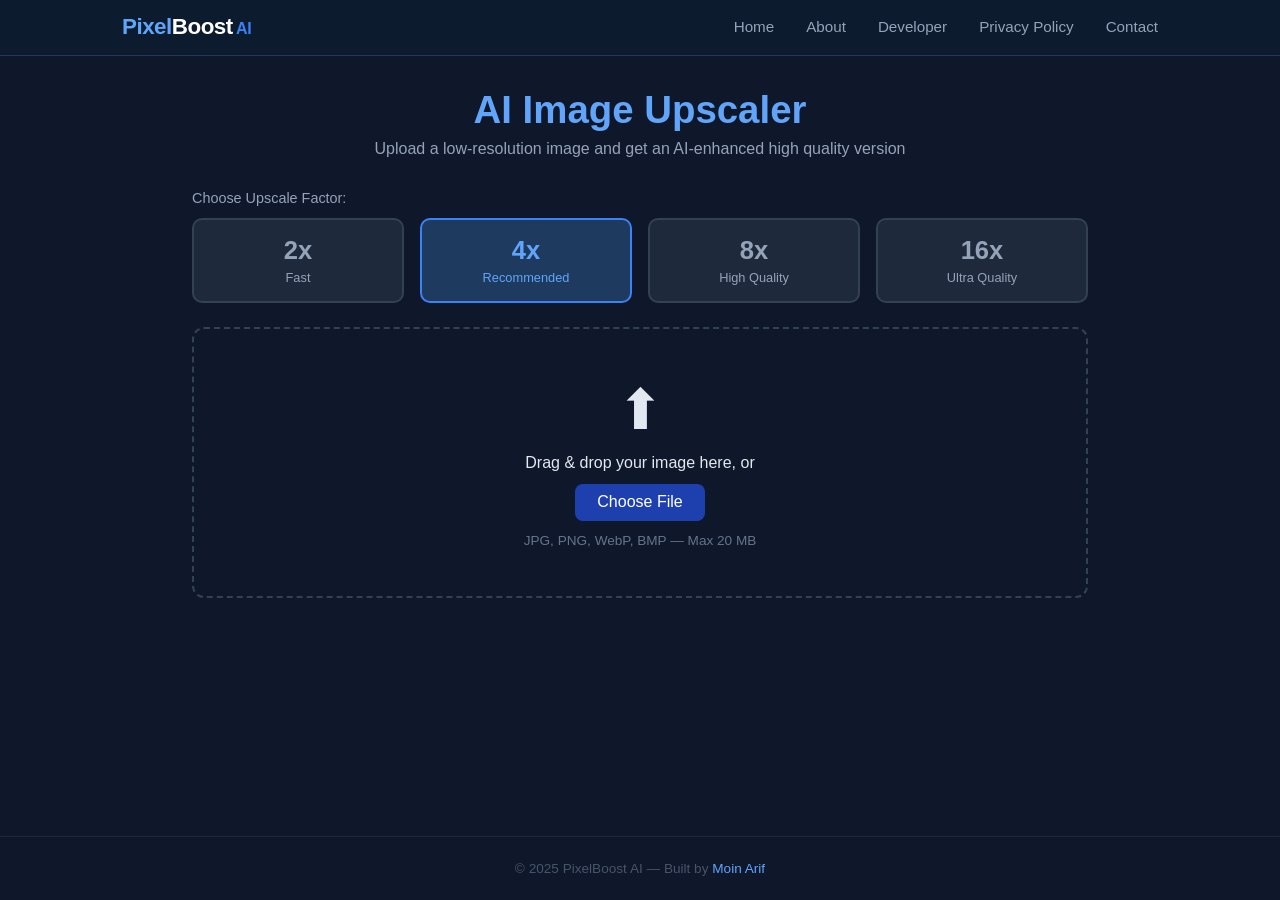
<file: templates/index.html>
<!DOCTYPE html>
<html lang="en">

<head>
  <meta charset="UTF-8">
  <meta name="viewport" content="width=device-width, initial-scale=1.0">
  <title>PixelBoost AI — AI Image Upscaler</title>
  <title>PixelBoost AI — AI Image Upscaler</title>
  <link rel="icon"
    href="data:image/svg+xml,<svg xmlns='http://www.w3.org/2000/svg' viewBox='0 0 100 100'><text y='.9em' font-size='90'>⚡</text></svg>">
  <link rel="stylesheet" href="/static/style.css">
</head>

<body>

  <!-- Navbar -->
  <nav class="navbar">
    <div class="nav-container">
      <a href="/" class="nav-logo">
        <span class="logo-pixel">Pixel</span><span class="logo-boost">Boost</span><span class="logo-ai"> AI</span>
      </a>
      <button class="nav-toggle" id="navToggle">&#9776;</button>
      <ul class="nav-links" id="navLinks">
        <li><a href="/" class="nav-link active">Home</a></li>
        <li><a href="/about" class="nav-link">About</a></li>
        <li><a href="/developer" class="nav-link">Developer</a></li>
        <li><a href="/privacy" class="nav-link">Privacy Policy</a></li>
        <li><a href="/contact" class="nav-link">Contact</a></li>
      </ul>
    </div>
  </nav>

  <div class="container">
    <header>
      <h1>AI Image Upscaler</h1>
      <p>Upload a low-resolution image and get an AI-enhanced high quality version</p>
    </header>

    <!-- Scale Selector -->
    <div class="scale-selector">
      <p class="scale-label">Choose Upscale Factor:</p>
      <div class="scale-btns">
        <button class="scale-btn" id="btn2x" data-scale="2x">
          2x <span>Fast</span>
        </button>
        <button class="scale-btn active" id="btn4x" data-scale="4x">
          4x <span>Recommended</span>
        </button>
        <button class="scale-btn" id="btn8x" data-scale="8x">
          8x <span>High Quality</span>
        </button>
        <button class="scale-btn" id="btn16x" data-scale="16x">
          16x <span>Ultra Quality</span>
        </button>
      </div>
    </div>

    <!-- Upload Area -->
    <div class="upload-box" id="dropZone">
      <div class="upload-icon">⬆</div>
      <p>Drag & drop your image here, or</p>
      <label class="btn-upload">
        Choose File
        <input type="file" id="fileInput" accept="image/*" hidden>
      </label>
      <p class="hint">JPG, PNG, WebP, BMP — Max 20 MB</p>
    </div>

    <!-- Preview -->
    <div class="preview-section" id="previewSection" style="display:none">
      <div class="preview-panel">
        <h3>Original Image</h3>
        <img id="previewOriginal" alt="Original">
        <p class="img-info" id="originalInfo"></p>
      </div>
      <div class="preview-panel">
        <h3 id="outputTitle">Upscaled Image</h3>
        <div id="outputPlaceholder">
          <div class="spinner" id="spinner" style="display:none"></div>
          <p id="outputStatus">Click Upscale to process your image.</p>
        </div>
        <img id="previewOutput" alt="Upscaled" style="display:none">
        <p class="img-info" id="outputInfo"></p>
      </div>
    </div>

    <!-- Buttons -->
    <div class="actions" id="actions" style="display:none">
      <button class="btn-primary" id="upscaleBtn">Upscale Image</button>
      <a class="btn-secondary" id="downloadBtn" style="display:none">Download (JPG)</a>
    </div>

    <div class="status-bar" id="statusBar"></div>
  </div>

  <!-- Footer -->
  <footer class="footer">
    <p>© 2025 PixelBoost AI — Built by <a href="/developer">Moin Arif</a></p>
  </footer>

  <script src="/static/script.js"></script>
  <script src="/static/nav.js"></script>
</body>

</html>
</file>
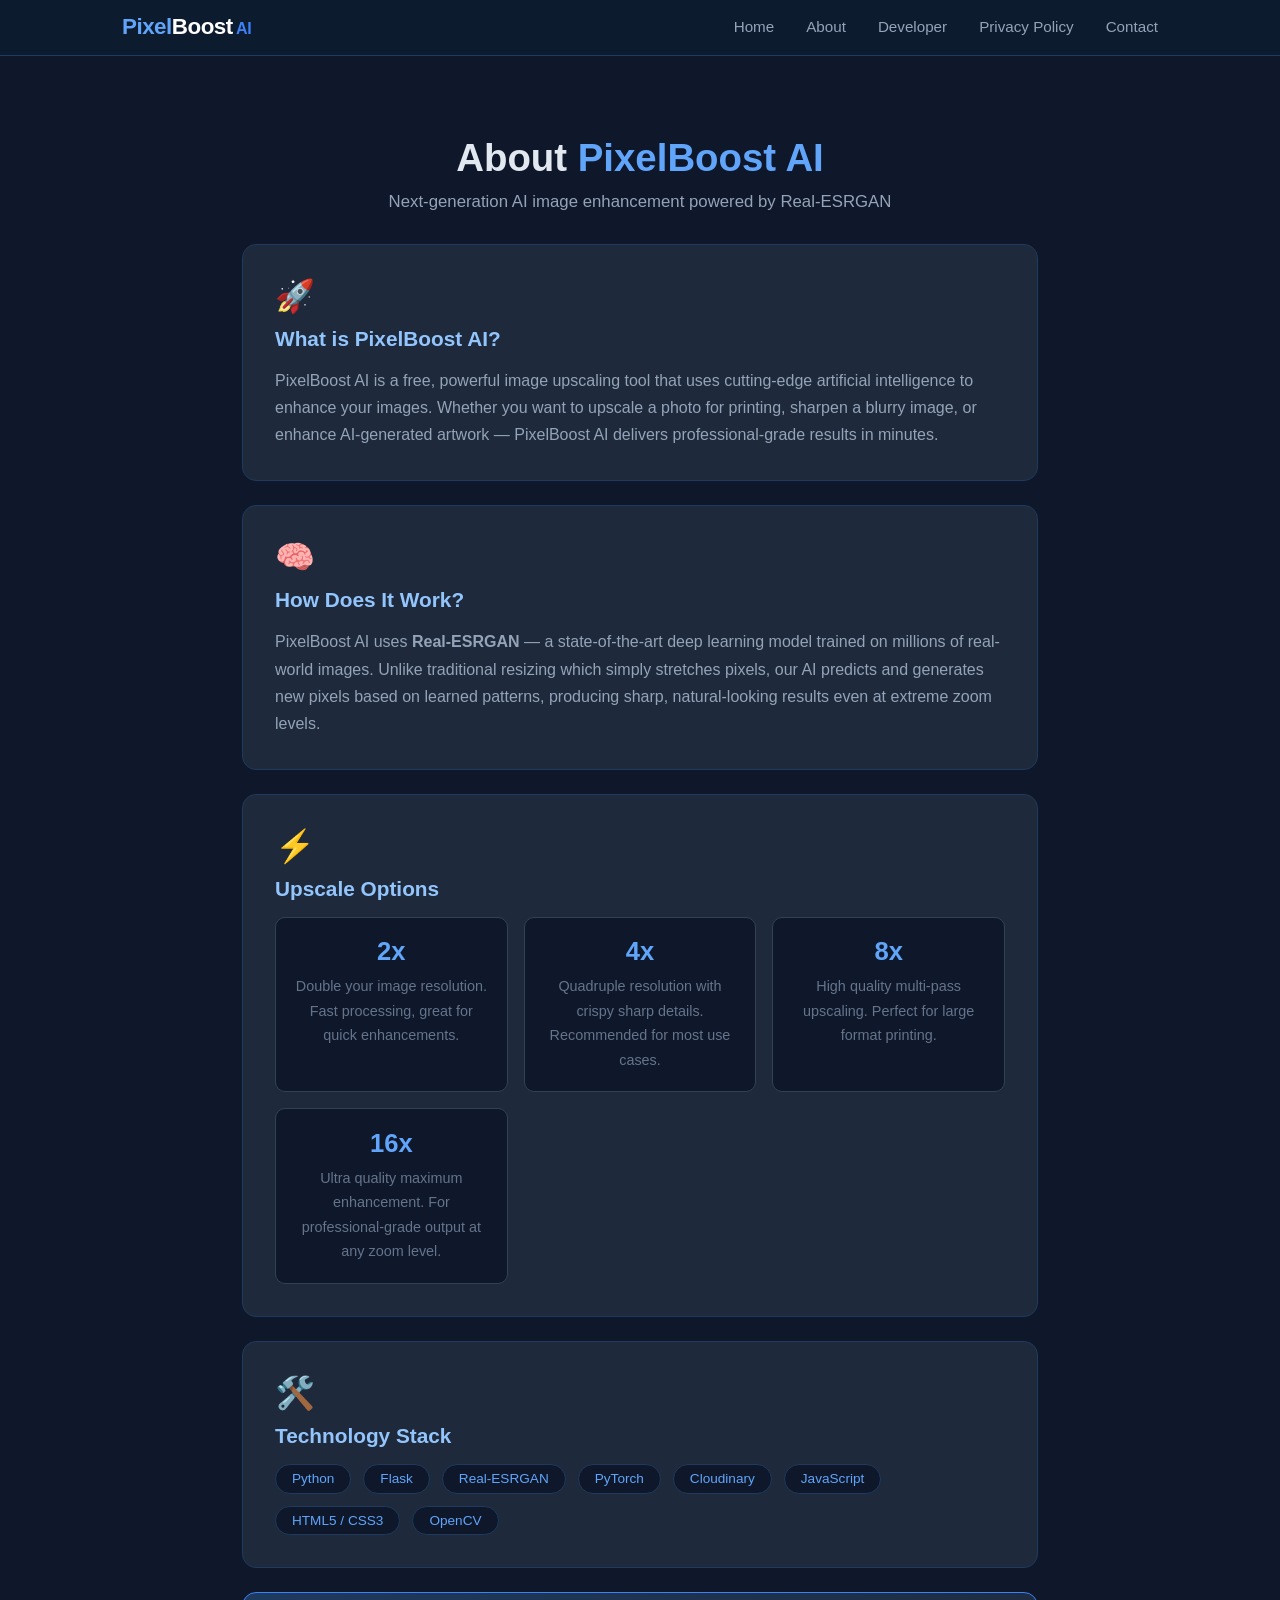
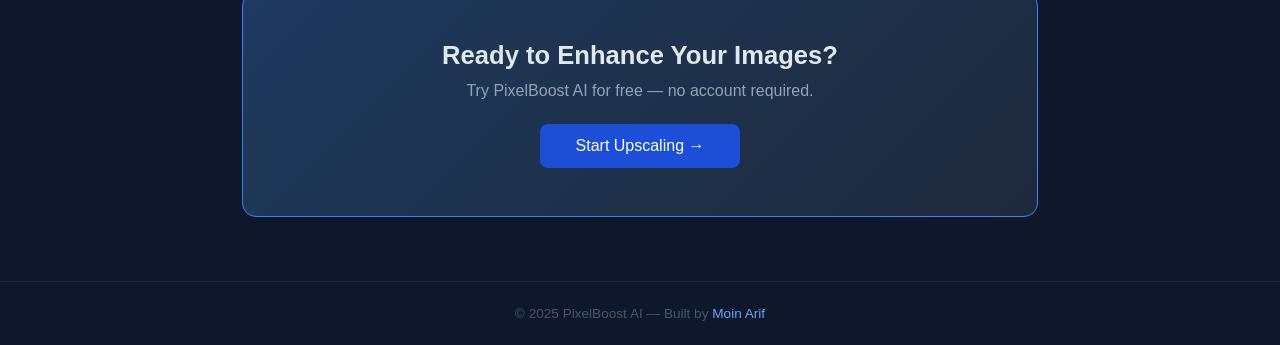
<file: templates/about.html>
<!DOCTYPE html>
<html lang="en">

<head>
  <meta charset="UTF-8">
  <meta name="viewport" content="width=device-width, initial-scale=1.0">
  <title>About — PixelBoost AI</title>
  <link rel="icon"
    href="data:image/svg+xml,<svg xmlns='http://www.w3.org/2000/svg' viewBox='0 0 100 100'><text y='.9em' font-size='90'>⚡</text></svg>">
  <link rel="stylesheet" href="/static/style.css">
</head>

<body>

  <!-- Navbar -->
  <nav class="navbar">
    <div class="nav-container">
      <a href="/" class="nav-logo">
        <span class="logo-pixel">Pixel</span><span class="logo-boost">Boost</span><span class="logo-ai"> AI</span>
      </a>
      <button class="nav-toggle" id="navToggle">&#9776;</button>
      <ul class="nav-links" id="navLinks">
        <li><a href="/" class="nav-link">Home</a></li>
        <li><a href="/about" class="nav-link active">About</a></li>
        <li><a href="/developer" class="nav-link">Developer</a></li>
        <li><a href="/privacy" class="nav-link">Privacy Policy</a></li>
        <li><a href="/contact" class="nav-link">Contact</a></li>
      </ul>
    </div>
  </nav>

  <div class="page-container">

    <!-- Hero -->
    <section class="page-hero">
      <h1>About <span class="highlight">PixelBoost AI</span></h1>
      <p>Next-generation AI image enhancement powered by Real-ESRGAN</p>
    </section>

    <!-- What is it -->
    <section class="about-card">
      <div class="about-icon">🚀</div>
      <h2>What is PixelBoost AI?</h2>
      <p>PixelBoost AI is a free, powerful image upscaling tool that uses cutting-edge artificial intelligence to
        enhance your images. Whether you want to upscale a photo for printing, sharpen a blurry image, or enhance
        AI-generated artwork — PixelBoost AI delivers professional-grade results in minutes.</p>
    </section>

    <!-- How it works -->
    <section class="about-card">
      <div class="about-icon">🧠</div>
      <h2>How Does It Work?</h2>
      <p>PixelBoost AI uses <strong>Real-ESRGAN</strong> — a state-of-the-art deep learning model trained on millions of
        real-world images. Unlike traditional resizing which simply stretches pixels, our AI predicts and generates new
        pixels based on learned patterns, producing sharp, natural-looking results even at extreme zoom levels.</p>
    </section>

    <!-- Scale options -->
    <section class="about-card">
      <div class="about-icon">⚡</div>
      <h2>Upscale Options</h2>
      <div class="scale-grid">
        <div class="scale-card">
          <h3>2x</h3>
          <p>Double your image resolution. Fast processing, great for quick enhancements.</p>
        </div>
        <div class="scale-card">
          <h3>4x</h3>
          <p>Quadruple resolution with crispy sharp details. Recommended for most use cases.</p>
        </div>
        <div class="scale-card">
          <h3>8x</h3>
          <p>High quality multi-pass upscaling. Perfect for large format printing.</p>
        </div>
        <div class="scale-card">
          <h3>16x</h3>
          <p>Ultra quality maximum enhancement. For professional-grade output at any zoom level.</p>
        </div>
      </div>
    </section>

    <!-- Tech Stack -->
    <section class="about-card">
      <div class="about-icon">🛠️</div>
      <h2>Technology Stack</h2>
      <div class="tech-grid">
        <div class="tech-badge">Python</div>
        <div class="tech-badge">Flask</div>
        <div class="tech-badge">Real-ESRGAN</div>
        <div class="tech-badge">PyTorch</div>
        <div class="tech-badge">Cloudinary</div>
        <div class="tech-badge">JavaScript</div>
        <div class="tech-badge">HTML5 / CSS3</div>
        <div class="tech-badge">OpenCV</div>
      </div>
    </section>

    <!-- CTA -->
    <section class="cta-section">
      <h2>Ready to Enhance Your Images?</h2>
      <p>Try PixelBoost AI for free — no account required.</p>
      <a href="/" class="btn-primary">Start Upscaling →</a>
    </section>

  </div>

  <!-- Footer -->
  <footer class="footer">
    <p>© 2025 PixelBoost AI — Built by <a href="/developer">Moin Arif</a></p>
  </footer>

  <script src="/static/nav.js"></script>
</body>

</html>
</file>
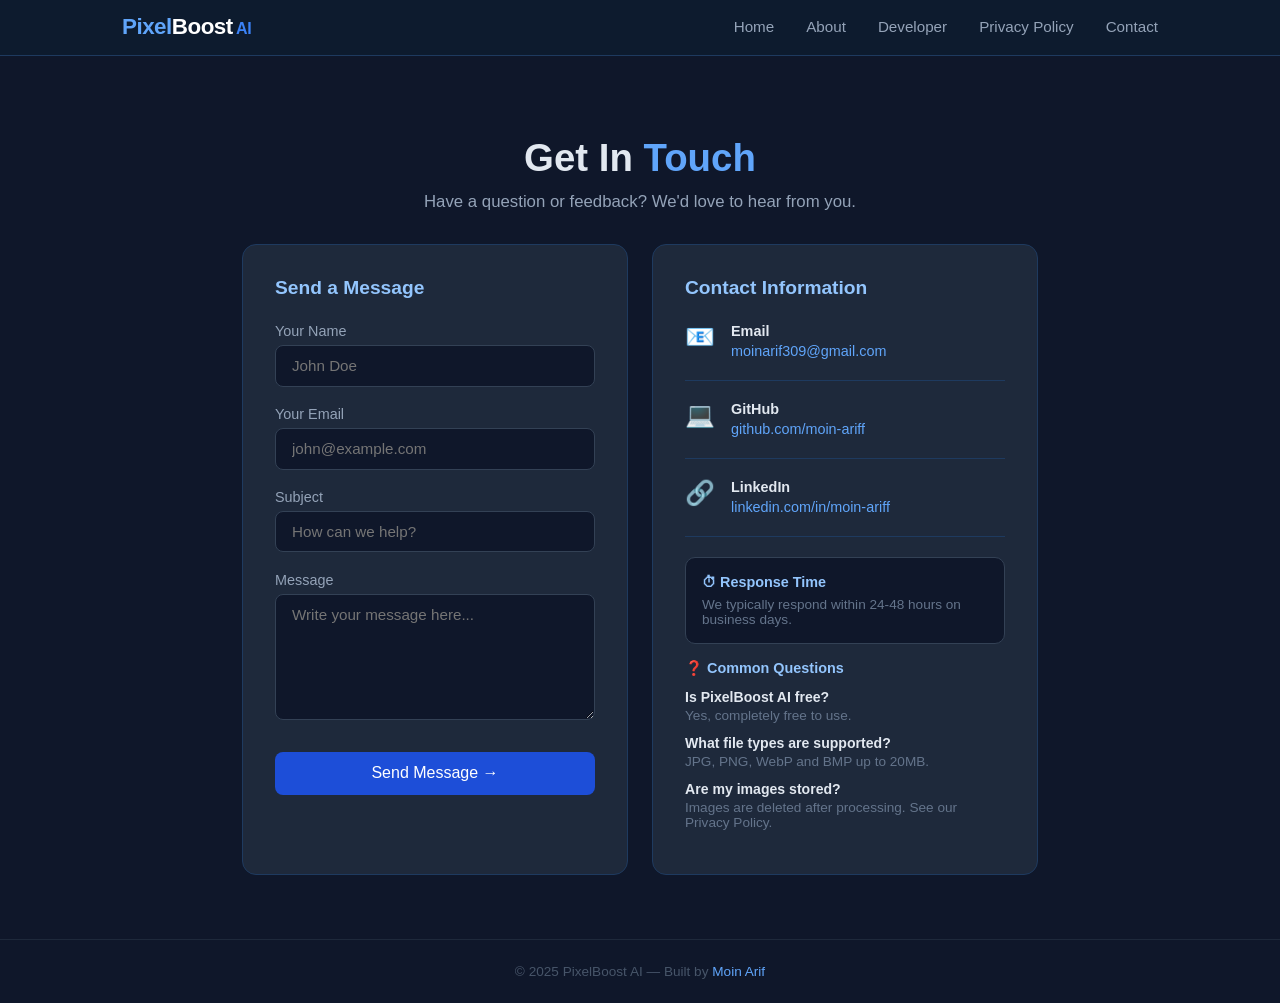
<file: templates/contact.html>
<!DOCTYPE html>
<html lang="en">

<head>
  <meta charset="UTF-8">
  <meta name="viewport" content="width=device-width, initial-scale=1.0">
  <title>Contact — PixelBoost AI</title>
  <link rel="icon"
    href="data:image/svg+xml,<svg xmlns='http://www.w3.org/2000/svg' viewBox='0 0 100 100'><text y='.9em' font-size='90'>⚡</text></svg>">
  <link rel="stylesheet" href="/static/style.css">
</head>

<body>

  <!-- Navbar -->
  <nav class="navbar">
    <div class="nav-container">
      <a href="/" class="nav-logo">
        <span class="logo-pixel">Pixel</span><span class="logo-boost">Boost</span><span class="logo-ai"> AI</span>
      </a>
      <button class="nav-toggle" id="navToggle">&#9776;</button>
      <ul class="nav-links" id="navLinks">
        <li><a href="/" class="nav-link">Home</a></li>
        <li><a href="/about" class="nav-link">About</a></li>
        <li><a href="/developer" class="nav-link">Developer</a></li>
        <li><a href="/privacy" class="nav-link">Privacy Policy</a></li>
        <li><a href="/contact" class="nav-link active">Contact</a></li>
      </ul>
    </div>
  </nav>

  <div class="page-container">

    <!-- Hero -->
    <section class="page-hero">
      <h1>Get In <span class="highlight">Touch</span></h1>
      <p>Have a question or feedback? We'd love to hear from you.</p>
    </section>

    <!-- Contact Layout -->
    <div class="contact-layout">

      <!-- Contact Form -->
      <div class="contact-form-card">
        <h2>Send a Message</h2>
        <div id="formSuccess" class="form-success" style="display:none">
          ✅ Your message has been sent successfully! We'll get back to you soon.
        </div>
        <div id="formError" class="form-error" style="display:none">
          ❌ Something went wrong. Please try again or email us directly.
        </div>

        <div class="form-group">
          <label for="contactName">Your Name</label>
          <input type="text" id="contactName" placeholder="John Doe">
        </div>

        <div class="form-group">
          <label for="contactEmail">Your Email</label>
          <input type="email" id="contactEmail" placeholder="john@example.com">
        </div>

        <div class="form-group">
          <label for="contactSubject">Subject</label>
          <input type="text" id="contactSubject" placeholder="How can we help?">
        </div>

        <div class="form-group">
          <label for="contactMessage">Message</label>
          <textarea id="contactMessage" rows="6" placeholder="Write your message here..."></textarea>
        </div>

        <button class="btn-primary contact-submit" id="submitBtn" onclick="submitForm()">
          Send Message →
        </button>
      </div>

      <!-- Contact Info -->
      <div class="contact-info-card">

        <h2>Contact Information</h2>

        <div class="contact-info-item">
          <div class="contact-info-icon">📧</div>
          <div>
            <h4>Email</h4>
            <a href="mailto:moinarif309@gmail.com">moinarif309@gmail.com</a>
          </div>
        </div>

        <div class="contact-info-item">
          <div class="contact-info-icon">💻</div>
          <div>
            <h4>GitHub</h4>
            <a href="https://github.com/moin-ariff" target="_blank">github.com/moin-ariff</a>
          </div>
        </div>

        <div class="contact-info-item">
          <div class="contact-info-icon">🔗</div>
          <div>
            <h4>LinkedIn</h4>
            <a href="https://www.linkedin.com/in/moin-ariff" target="_blank">linkedin.com/in/moin-ariff</a>
          </div>
        </div>

        <!-- Response Time -->
        <div class="response-box">
          <h4>⏱ Response Time</h4>
          <p>We typically respond within 24-48 hours on business days.</p>
        </div>

        <!-- FAQ -->
        <div class="faq-box">
          <h4>❓ Common Questions</h4>
          <div class="faq-item">
            <p class="faq-q">Is PixelBoost AI free?</p>
            <p class="faq-a">Yes, completely free to use.</p>
          </div>
          <div class="faq-item">
            <p class="faq-q">What file types are supported?</p>
            <p class="faq-a">JPG, PNG, WebP and BMP up to 20MB.</p>
          </div>
          <div class="faq-item">
            <p class="faq-q">Are my images stored?</p>
            <p class="faq-a">Images are deleted after processing. See our Privacy Policy.</p>
          </div>
        </div>

      </div>
    </div>

  </div>

  <!-- Footer -->
  <footer class="footer">
    <p>© 2025 PixelBoost AI — Built by <a href="/developer">Moin Arif</a></p>
  </footer>

  <script src="/static/nav.js"></script>
  <script>
    function submitForm() {
      const name = document.getElementById('contactName').value.trim();
      const email = document.getElementById('contactEmail').value.trim();
      const subject = document.getElementById('contactSubject').value.trim();
      const message = document.getElementById('contactMessage').value.trim();
      const btn = document.getElementById('submitBtn');

      if (!name || !email || !message) {
        document.getElementById('formError').style.display = 'block';
        document.getElementById('formError').textContent = '❌ Please fill in all required fields.';
        return;
      }

      // Open email client with prefilled data
      const mailto = `mailto:moinarif309@gmail.com?subject=${encodeURIComponent(subject || 'PixelBoost AI Contact')}&body=${encodeURIComponent(`Name: ${name}\nEmail: ${email}\n\n${message}`)}`;
      window.location.href = mailto;

      btn.textContent = 'Opening email client...';
      btn.disabled = true;

      setTimeout(() => {
        document.getElementById('formSuccess').style.display = 'block';
        btn.textContent = 'Send Message →';
        btn.disabled = false;
      }, 1500);
    }
  </script>
</body>

</html>
</file>
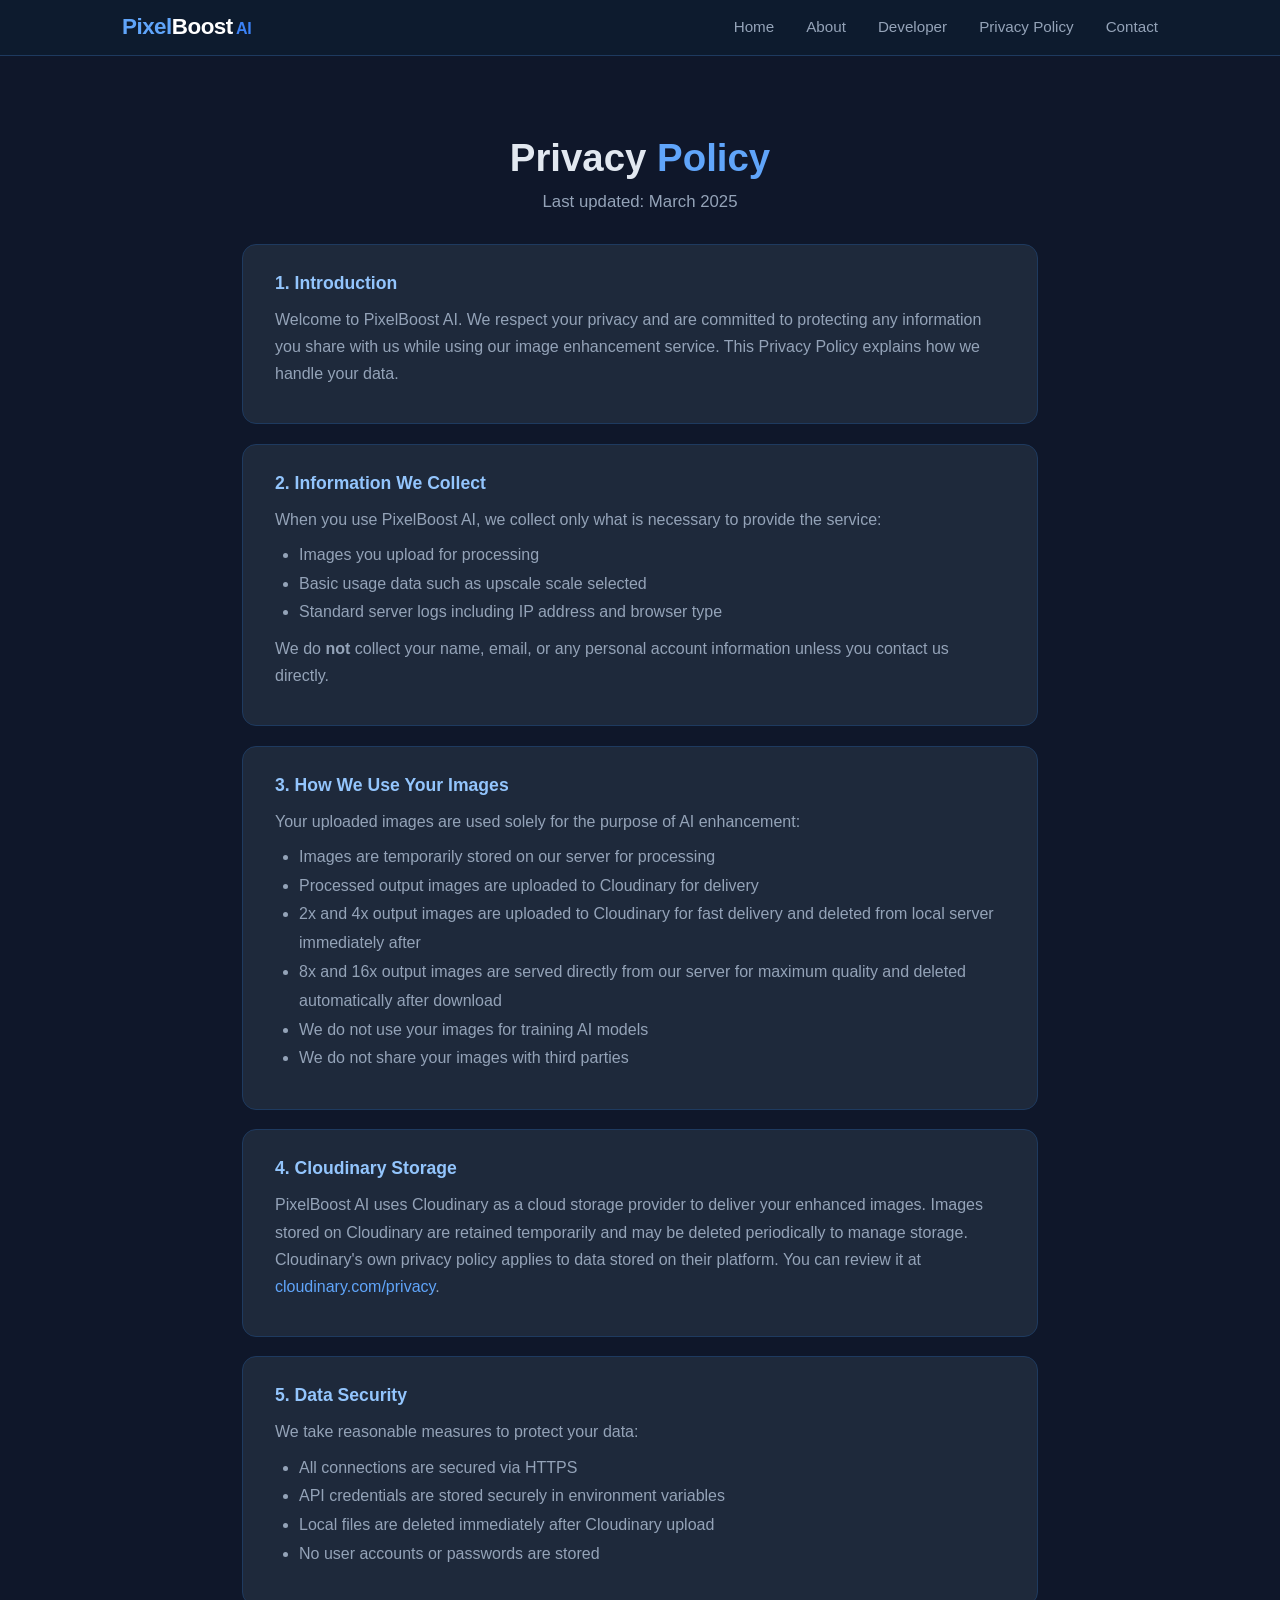
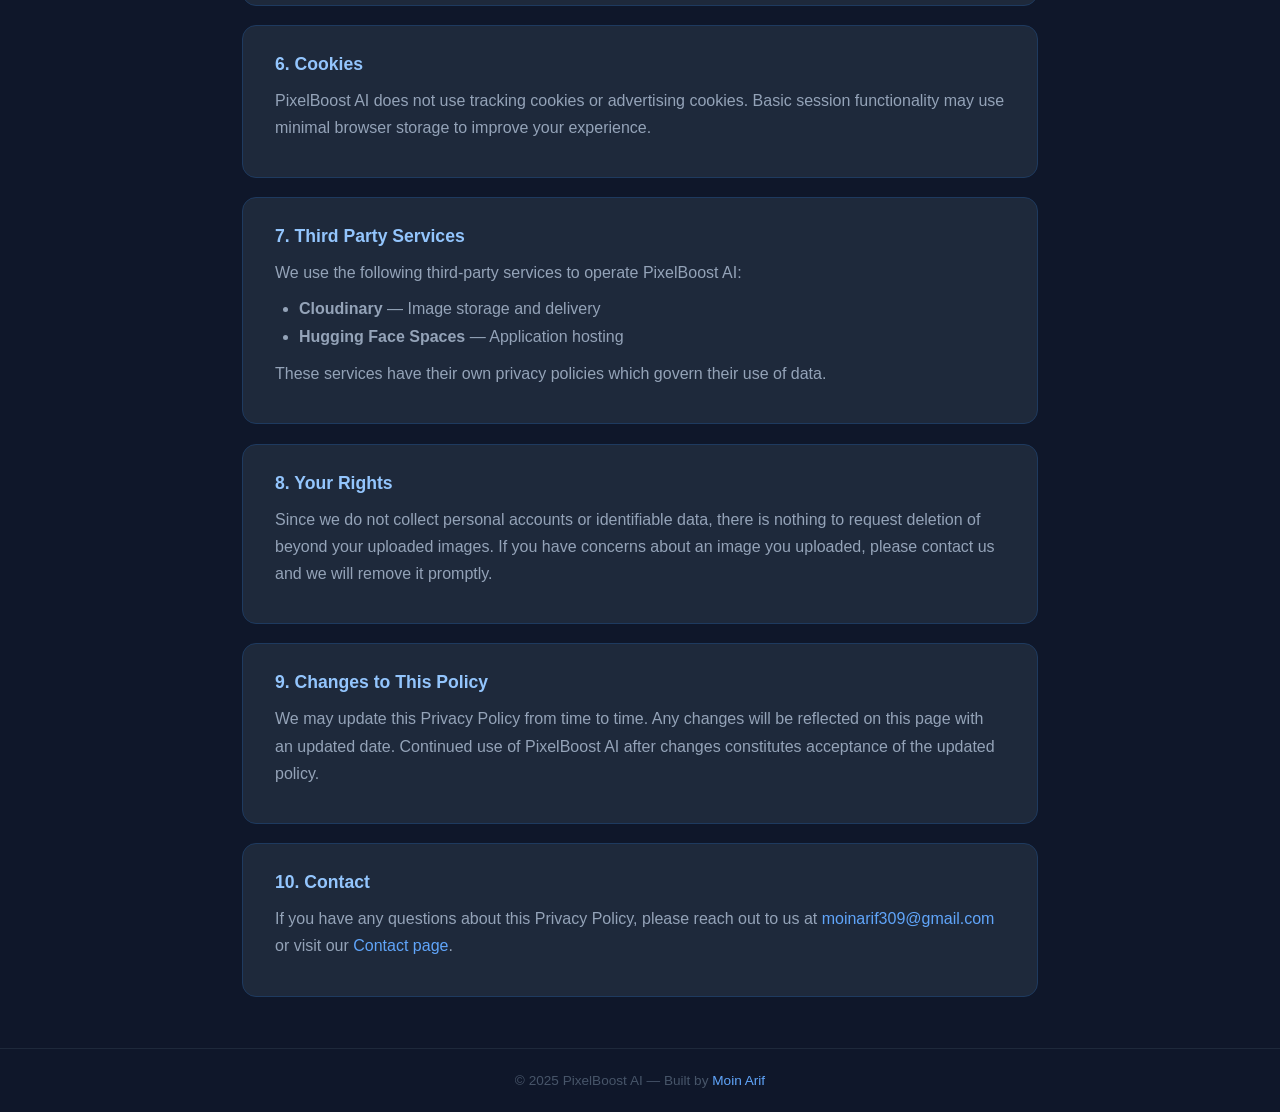
<file: templates/privacy.html>
<!DOCTYPE html>
<html lang="en">

<head>
  <meta charset="UTF-8">
  <meta name="viewport" content="width=device-width, initial-scale=1.0">
  <title>Privacy Policy — PixelBoost AI</title>
  <link rel="icon"
    href="data:image/svg+xml,<svg xmlns='http://www.w3.org/2000/svg' viewBox='0 0 100 100'><text y='.9em' font-size='90'>⚡</text></svg>">
  <link rel="stylesheet" href="/static/style.css">
</head>

<body>

  <!-- Navbar -->
  <nav class="navbar">
    <div class="nav-container">
      <a href="/" class="nav-logo">
        <span class="logo-pixel">Pixel</span><span class="logo-boost">Boost</span><span class="logo-ai"> AI</span>
      </a>
      <button class="nav-toggle" id="navToggle">&#9776;</button>
      <ul class="nav-links" id="navLinks">
        <li><a href="/" class="nav-link">Home</a></li>
        <li><a href="/about" class="nav-link">About</a></li>
        <li><a href="/developer" class="nav-link">Developer</a></li>
        <li><a href="/privacy" class="nav-link active">Privacy Policy</a></li>
        <li><a href="/contact" class="nav-link">Contact</a></li>
      </ul>
    </div>
  </nav>

  <div class="page-container">

    <!-- Hero -->
    <section class="page-hero">
      <h1>Privacy <span class="highlight">Policy</span></h1>
      <p>Last updated: March 2025</p>
    </section>

    <!-- Policy Sections -->
    <section class="policy-card">
      <h2>1. Introduction</h2>
      <p>Welcome to PixelBoost AI. We respect your privacy and are committed to protecting any information you share
        with us while using our image enhancement service. This Privacy Policy explains how we handle your data.</p>
    </section>

    <section class="policy-card">
      <h2>2. Information We Collect</h2>
      <p>When you use PixelBoost AI, we collect only what is necessary to provide the service:</p>
      <ul class="policy-list">
        <li>Images you upload for processing</li>
        <li>Basic usage data such as upscale scale selected</li>
        <li>Standard server logs including IP address and browser type</li>
      </ul>
      <p>We do <strong>not</strong> collect your name, email, or any personal account information unless you contact us
        directly.</p>
    </section>

    <section class="policy-card">
      <h2>3. How We Use Your Images</h2>
      <p>Your uploaded images are used solely for the purpose of AI enhancement:</p>
      <ul class="policy-list">
        <li>Images are temporarily stored on our server for processing</li>
        <li>Processed output images are uploaded to Cloudinary for delivery</li>
        <li>2x and 4x output images are uploaded to Cloudinary for fast delivery and deleted from local server
          immediately after</li>
        <li>8x and 16x output images are served directly from our server for maximum quality and deleted automatically
          after download</li>
        <li>We do not use your images for training AI models</li>
        <li>We do not share your images with third parties</li>
      </ul>
    </section>

    <section class="policy-card">
      <h2>4. Cloudinary Storage</h2>
      <p>PixelBoost AI uses Cloudinary as a cloud storage provider to deliver your enhanced images. Images stored on
        Cloudinary are retained temporarily and may be deleted periodically to manage storage. Cloudinary's own privacy
        policy applies to data stored on their platform. You can review it at <a href="https://cloudinary.com/privacy"
          target="_blank" class="policy-link">cloudinary.com/privacy</a>.</p>
    </section>

    <section class="policy-card">
      <h2>5. Data Security</h2>
      <p>We take reasonable measures to protect your data:</p>
      <ul class="policy-list">
        <li>All connections are secured via HTTPS</li>
        <li>API credentials are stored securely in environment variables</li>
        <li>Local files are deleted immediately after Cloudinary upload</li>
        <li>No user accounts or passwords are stored</li>
      </ul>
    </section>

    <section class="policy-card">
      <h2>6. Cookies</h2>
      <p>PixelBoost AI does not use tracking cookies or advertising cookies. Basic session functionality may use minimal
        browser storage to improve your experience.</p>
    </section>

    <section class="policy-card">
      <h2>7. Third Party Services</h2>
      <p>We use the following third-party services to operate PixelBoost AI:</p>
      <ul class="policy-list">
        <li><strong>Cloudinary</strong> — Image storage and delivery</li>
        <li><strong>Hugging Face Spaces</strong> — Application hosting</li>
      </ul>
      <p>These services have their own privacy policies which govern their use of data.</p>
    </section>

    <section class="policy-card">
      <h2>8. Your Rights</h2>
      <p>Since we do not collect personal accounts or identifiable data, there is nothing to request deletion of beyond
        your uploaded images. If you have concerns about an image you uploaded, please contact us and we will remove it
        promptly.</p>
    </section>

    <section class="policy-card">
      <h2>9. Changes to This Policy</h2>
      <p>We may update this Privacy Policy from time to time. Any changes will be reflected on this page with an updated
        date. Continued use of PixelBoost AI after changes constitutes acceptance of the updated policy.</p>
    </section>

    <section class="policy-card">
      <h2>10. Contact</h2>
      <p>If you have any questions about this Privacy Policy, please reach out to us at <a
          href="mailto:moinarif309@gmail.com" class="policy-link">moinarif309@gmail.com</a> or visit our <a
          href="/contact" class="policy-link">Contact page</a>.</p>
    </section>

  </div>

  <!-- Footer -->
  <footer class="footer">
    <p>© 2025 PixelBoost AI — Built by <a href="/developer">Moin Arif</a></p>
  </footer>

  <script src="/static/nav.js"></script>
</body>

</html>
</file>
<file: static/style.css>
* { box-sizing: border-box; margin: 0; padding: 0; }

body {
  font-family: 'Segoe UI', Arial, sans-serif;
  background: #0f172a;
  color: #e2e8f0;
  min-height: 100vh;
  display: flex;
  flex-direction: column;
  align-items: center;
}

/* ── Navbar ────────────────────────────────────────────── */
.navbar {
  width: 100%;
  background: #0d1b2e;
  border-bottom: 1px solid #1e3a5f;
  position: sticky;
  top: 0;
  z-index: 100;
  backdrop-filter: blur(10px);
}
.nav-container {
  max-width: 1100px;
  margin: 0 auto;
  padding: .9rem 2rem;
  display: flex;
  align-items: center;
  justify-content: space-between;
}
.nav-logo {
  font-size: 1.4rem;
  font-weight: 800;
  text-decoration: none;
  letter-spacing: -.5px;
}
.logo-pixel  { color: #60a5fa; }
.logo-boost  { color: #ffffff; }
.logo-ai     { color: #3b82f6; font-size: 1rem; }

.nav-links {
  list-style: none;
  display: flex;
  gap: 2rem;
}
.nav-link {
  color: #94a3b8;
  text-decoration: none;
  font-size: .95rem;
  transition: color .2s;
  position: relative;
  padding-bottom: 4px;
}
.nav-link::after {
  content: '';
  position: absolute;
  bottom: 0; left: 0;
  width: 0; height: 2px;
  background: #3b82f6;
  transition: width .25s;
}
.nav-link:hover        { color: #e2e8f0; }
.nav-link:hover::after { width: 100%; }
.nav-link.active       { color: #60a5fa; }
.nav-link.active::after{ width: 100%; }

.nav-toggle {
  display: none;
  background: none;
  border: none;
  color: #e2e8f0;
  font-size: 1.5rem;
  cursor: pointer;
}

/* ── Main Container ────────────────────────────────────── */
.container {
  width: 100%;
  max-width: 960px;
  padding: 2rem;
}

/* ── Page Container (about, dev, privacy, contact) ─────── */
.page-container {
  width: 100%;
  max-width: 860px;
  padding: 2rem;
}

/* ── Header (home) ─────────────────────────────────────── */
header { text-align: center; margin-bottom: 2rem; }
header h1 { font-size: 2.4rem; color: #60a5fa; }
header p  { color: #94a3b8; margin-top: .5rem; }

/* ── Page Hero ─────────────────────────────────────────── */
.page-hero {
  text-align: center;
  padding: 3rem 1rem 2rem;
}
.page-hero h1 {
  font-size: 2.4rem;
  font-weight: 800;
  color: #e2e8f0;
  margin-bottom: .75rem;
}
.highlight { color: #60a5fa; }
.page-hero p { color: #94a3b8; font-size: 1.05rem; }

/* ── About Cards ───────────────────────────────────────── */
.about-card {
  background: #1e293b;
  border: 1px solid #1e3a5f;
  border-radius: 14px;
  padding: 2rem;
  margin-bottom: 1.5rem;
}
.about-card h2 {
  color: #93c5fd;
  margin-bottom: 1rem;
  font-size: 1.3rem;
}
.about-card p  { color: #94a3b8; line-height: 1.7; }
.about-icon    { font-size: 2rem; margin-bottom: .75rem; }

/* Scale Grid (about page) */
.scale-grid {
  display: grid;
  grid-template-columns: repeat(auto-fit, minmax(180px, 1fr));
  gap: 1rem;
  margin-top: 1rem;
}
.scale-card {
  background: #0f172a;
  border: 1px solid #334155;
  border-radius: 10px;
  padding: 1.2rem;
  text-align: center;
}
.scale-card h3 { color: #60a5fa; font-size: 1.6rem; margin-bottom: .5rem; }
.scale-card p  { color: #64748b; font-size: .9rem; }

/* Tech Badges */
.tech-grid {
  display: flex;
  flex-wrap: wrap;
  gap: .75rem;
  margin-top: 1rem;
}
.tech-badge {
  background: #0f172a;
  border: 1px solid #1e3a5f;
  color: #60a5fa;
  padding: .4rem 1rem;
  border-radius: 20px;
  font-size: .85rem;
}

/* CTA Section */
.cta-section {
  background: linear-gradient(135deg, #1e3a5f, #1e293b);
  border: 1px solid #3b82f6;
  border-radius: 14px;
  padding: 3rem 2rem;
  text-align: center;
  margin-bottom: 2rem;
}
.cta-section h2 { color: #e2e8f0; font-size: 1.6rem; margin-bottom: .75rem; }
.cta-section p  { color: #94a3b8; margin-bottom: 1.5rem; }

/* ── Developer Page ────────────────────────────────────── */
.dev-hero { display: flex; justify-content: center; padding: 1rem 0 2rem; }

.dev-card {
  background: #1e293b;
  border: 1px solid #1e3a5f;
  border-radius: 20px;
  padding: 3rem 2.5rem;
  display: flex;
  gap: 3rem;
  align-items: center;
  flex-wrap: wrap;
  max-width: 760px;
  width: 100%;
}

/* Photo */
.dev-photo-wrapper {
  position: relative;
  width: 180px;
  height: 180px;
  flex-shrink: 0;
}
.dev-photo {
  width: 180px;
  height: 180px;
  border-radius: 50%;
  object-fit: cover;
  border: 3px solid #3b82f6;
  position: relative;
  z-index: 2;
}
.dev-photo-ring {
  position: absolute;
  top: -10px; left: -10px;
  width: 200px; height: 200px;
  border-radius: 50%;
  border: 2px solid #3b82f6;
  opacity: .4;
  animation: ringPulse 2s ease-in-out infinite;
}
.dev-photo-ring.ring2 {
  top: -20px; left: -20px;
  width: 220px; height: 220px;
  animation-delay: .6s;
  opacity: .2;
}
@keyframes ringPulse {
  0%, 100% { transform: scale(1);   opacity: .4; }
  50%       { transform: scale(1.05); opacity: .1; }
}

/* Dev Info */
.dev-info { flex: 1; min-width: 240px; }
.dev-name  {
  font-size: 2rem;
  font-weight: 800;
  color: #e2e8f0;
  margin-bottom: .3rem;
}
.dev-title {
  color: #60a5fa;
  font-size: 1rem;
  margin-bottom: 1rem;
}
.dev-bio {
  color: #94a3b8;
  line-height: 1.7;
  margin-bottom: 1.5rem;
  font-size: .95rem;
}

/* Social Buttons */
.dev-socials { display: flex; gap: .75rem; flex-wrap: wrap; }
.social-btn {
  display: flex;
  align-items: center;
  gap: .5rem;
  padding: .6rem 1.2rem;
  border-radius: 8px;
  font-size: .9rem;
  font-weight: 600;
  text-decoration: none;
  transition: transform .2s, opacity .2s;
}
.social-btn:hover       { transform: translateY(-2px); opacity: .9; }
.github-btn   { background: #24292e; color: #fff; }
.linkedin-btn { background: #0077b5; color: #fff; }
.email-btn    { background: #dc2626; color: #fff; }

/* Project Card */
.project-card {
  background: #0f172a;
  border: 1px solid #334155;
  border-radius: 12px;
  padding: 1.5rem;
  margin-top: 1rem;
}
.project-header {
  display: flex;
  align-items: center;
  gap: 1rem;
  margin-bottom: .75rem;
}
.project-header h3 { color: #e2e8f0; font-size: 1.2rem; }
.project-badge {
  background: #065f46;
  color: #34d399;
  padding: .2rem .7rem;
  border-radius: 20px;
  font-size: .8rem;
}
.project-card p { color: #94a3b8; line-height: 1.7; margin-bottom: 1rem; }
.project-links  { display: flex; gap: .75rem; flex-wrap: wrap; }
.btn-outline {
  background: transparent;
  color: #60a5fa;
  border: 1px solid #3b82f6;
  padding: .6rem 1.4rem;
  border-radius: 8px;
  font-size: .95rem;
  text-decoration: none;
  transition: background .2s;
}
.btn-outline:hover { background: #1e3a5f; }

/* ── Privacy Policy ────────────────────────────────────── */
.policy-card {
  background: #1e293b;
  border: 1px solid #1e3a5f;
  border-radius: 14px;
  padding: 1.75rem 2rem;
  margin-bottom: 1.2rem;
}
.policy-card h2 {
  color: #93c5fd;
  font-size: 1.1rem;
  margin-bottom: .75rem;
}
.policy-card p  { color: #94a3b8; line-height: 1.7; margin-bottom: .5rem; }
.policy-list {
  color: #94a3b8;
  line-height: 1.8;
  padding-left: 1.5rem;
  margin: .5rem 0;
}
.policy-link { color: #60a5fa; text-decoration: none; }
.policy-link:hover { text-decoration: underline; }

/* ── Contact Page ──────────────────────────────────────── */
.contact-layout {
  display: grid;
  grid-template-columns: 1fr 1fr;
  gap: 1.5rem;
  margin-bottom: 2rem;
}
.contact-form-card,
.contact-info-card {
  background: #1e293b;
  border: 1px solid #1e3a5f;
  border-radius: 14px;
  padding: 2rem;
}
.contact-form-card h2,
.contact-info-card h2 {
  color: #93c5fd;
  font-size: 1.2rem;
  margin-bottom: 1.5rem;
}
.form-group { margin-bottom: 1.2rem; }
.form-group label {
  display: block;
  color: #94a3b8;
  font-size: .9rem;
  margin-bottom: .4rem;
}
.form-group input,
.form-group textarea {
  width: 100%;
  background: #0f172a;
  border: 1px solid #334155;
  border-radius: 8px;
  color: #e2e8f0;
  padding: .7rem 1rem;
  font-size: .95rem;
  font-family: inherit;
  transition: border-color .2s;
  resize: vertical;
}
.form-group input:focus,
.form-group textarea:focus {
  outline: none;
  border-color: #3b82f6;
}
.contact-submit { width: 100%; margin-top: .5rem; }

.form-success {
  background: #065f46;
  color: #34d399;
  padding: .8rem 1rem;
  border-radius: 8px;
  margin-bottom: 1rem;
  font-size: .9rem;
}
.form-error {
  background: #7f1d1d;
  color: #fca5a5;
  padding: .8rem 1rem;
  border-radius: 8px;
  margin-bottom: 1rem;
  font-size: .9rem;
}

/* Contact Info Items */
.contact-info-item {
  display: flex;
  align-items: flex-start;
  gap: 1rem;
  margin-bottom: 1.25rem;
  padding-bottom: 1.25rem;
  border-bottom: 1px solid #1e3a5f;
}
.contact-info-icon { font-size: 1.5rem; }
.contact-info-item h4 { color: #e2e8f0; font-size: .9rem; margin-bottom: .2rem; }
.contact-info-item a  {
  color: #60a5fa;
  text-decoration: none;
  font-size: .9rem;
}
.contact-info-item a:hover { text-decoration: underline; }

/* Response Box */
.response-box {
  background: #0f172a;
  border: 1px solid #334155;
  border-radius: 10px;
  padding: 1rem;
  margin-bottom: 1rem;
}
.response-box h4 { color: #93c5fd; margin-bottom: .4rem; font-size: .9rem; }
.response-box p  { color: #64748b; font-size: .85rem; }

/* FAQ Box */
.faq-box { margin-top: .5rem; }
.faq-box h4 { color: #93c5fd; margin-bottom: .75rem; font-size: .9rem; }
.faq-item   { margin-bottom: .75rem; }
.faq-q { color: #e2e8f0; font-size: .88rem; font-weight: 600; }
.faq-a { color: #64748b; font-size: .85rem; margin-top: .2rem; }

/* ── Scale Selector (home) ─────────────────────────────── */
.scale-selector { margin-bottom: 1.5rem; }
.scale-label { color: #94a3b8; margin-bottom: .75rem; font-size: .9rem; }
.scale-btns  { display: flex; gap: 1rem; }
.scale-btn {
  flex: 1; padding: 1rem;
  border: 2px solid #334155;
  border-radius: 10px;
  background: #1e293b;
  color: #94a3b8;
  cursor: pointer;
  font-size: 1.6rem;
  font-weight: bold;
  transition: all .2s;
  display: flex;
  flex-direction: column;
  align-items: center;
  gap: .3rem;
}
.scale-btn span { font-size: .8rem; font-weight: normal; }
.scale-btn.active { border-color: #3b82f6; background: #1e3a5f; color: #60a5fa; }
.scale-btn:hover  { border-color: #60a5fa; }

/* ── Upload Box ────────────────────────────────────────── */
.upload-box {
  border: 2px dashed #334155;
  border-radius: 12px;
  padding: 3rem;
  text-align: center;
  cursor: pointer;
  transition: border-color .2s;
  margin-bottom: 1.5rem;
}
.upload-box:hover,
.upload-box.drag-over { border-color: #3b82f6; }
.upload-icon { font-size: 3.5rem; margin-bottom: .75rem; }
.hint { color: #64748b; font-size: .85rem; margin-top: .75rem; }
.btn-upload {
  display: inline-block;
  background: #1e40af;
  color: #fff;
  padding: .6rem 1.4rem;
  border-radius: 8px;
  cursor: pointer;
  margin-top: .75rem;
}

/* ── Preview Panels ────────────────────────────────────── */
.preview-section {
  display: flex;
  gap: 1.5rem;
  flex-wrap: wrap;
  margin-bottom: 1.5rem;
}
.preview-panel {
  flex: 1;
  min-width: 260px;
  background: #1e293b;
  border-radius: 10px;
  padding: 1rem;
  text-align: center;
}
.preview-panel h3 { margin-bottom: .75rem; color: #93c5fd; }
.preview-panel img {
  max-width: 100%;
  border-radius: 6px;
  display: block;
  margin: 0 auto;
}
.img-info { font-size: .8rem; color: #64748b; margin-top: .5rem; }

/* ── Spinner ───────────────────────────────────────────── */
.spinner {
  width: 48px; height: 48px;
  border: 5px solid #1e3a5f;
  border-top-color: #3b82f6;
  border-radius: 50%;
  animation: spin 1s linear infinite;
  margin: 2rem auto;
}
@keyframes spin { to { transform: rotate(360deg); } }

/* ── Action Buttons ────────────────────────────────────── */
.actions {
  text-align: center;
  display: flex;
  gap: 1rem;
  justify-content: center;
  flex-wrap: wrap;
  margin-bottom: 1rem;
}
.btn-primary {
  background: #1d4ed8;
  color: #fff;
  border: none;
  padding: .8rem 2.2rem;
  border-radius: 8px;
  font-size: 1rem;
  cursor: pointer;
  text-decoration: none;
  display: inline-block;
  transition: background .2s;
}
.btn-primary:hover:not(:disabled) { background: #2563eb; }
.btn-primary:disabled { opacity: .5; cursor: not-allowed; }
.btn-secondary {
  background: #059669;
  color: #fff;
  text-decoration: none;
  padding: .8rem 2.2rem;
  border-radius: 8px;
  font-size: 1rem;
}

/* ── Status Bar ────────────────────────────────────────── */
.status-bar { text-align: center; font-size: .9rem; min-height: 1.5rem; }
.status-bar.error   { color: #f87171; }
.status-bar.success { color: #4ade80; }
.status-bar.info    { color: #60a5fa; }

/* ── Footer ────────────────────────────────────────────── */
.footer {
  width: 100%;
  text-align: center;
  padding: 1.5rem;
  color: #475569;
  font-size: .85rem;
  border-top: 1px solid #1e293b;
  margin-top: auto;
}
.footer a { color: #60a5fa; text-decoration: none; }
.footer a:hover { text-decoration: underline; }

/* ── Mobile Responsive ─────────────────────────────────── */
@media (max-width: 768px) {
  .nav-toggle { display: block; }
  .nav-links {
    display: none;
    flex-direction: column;
    position: absolute;
    top: 60px; left: 0;
    width: 100%;
    background: #0d1b2e;
    border-bottom: 1px solid #1e3a5f;
    padding: 1rem 2rem;
    gap: 1rem;
  }
  .nav-links.open { display: flex; }
  .navbar { position: relative; }

  .dev-card       { flex-direction: column; align-items: center; text-align: center; }
  .dev-socials    { justify-content: center; }
  .contact-layout { grid-template-columns: 1fr; }
  .scale-btns     { flex-wrap: wrap; }
  .scale-btn      { min-width: 120px; }
  .page-container,
  .container      { padding: 1rem; }
}
</file>
